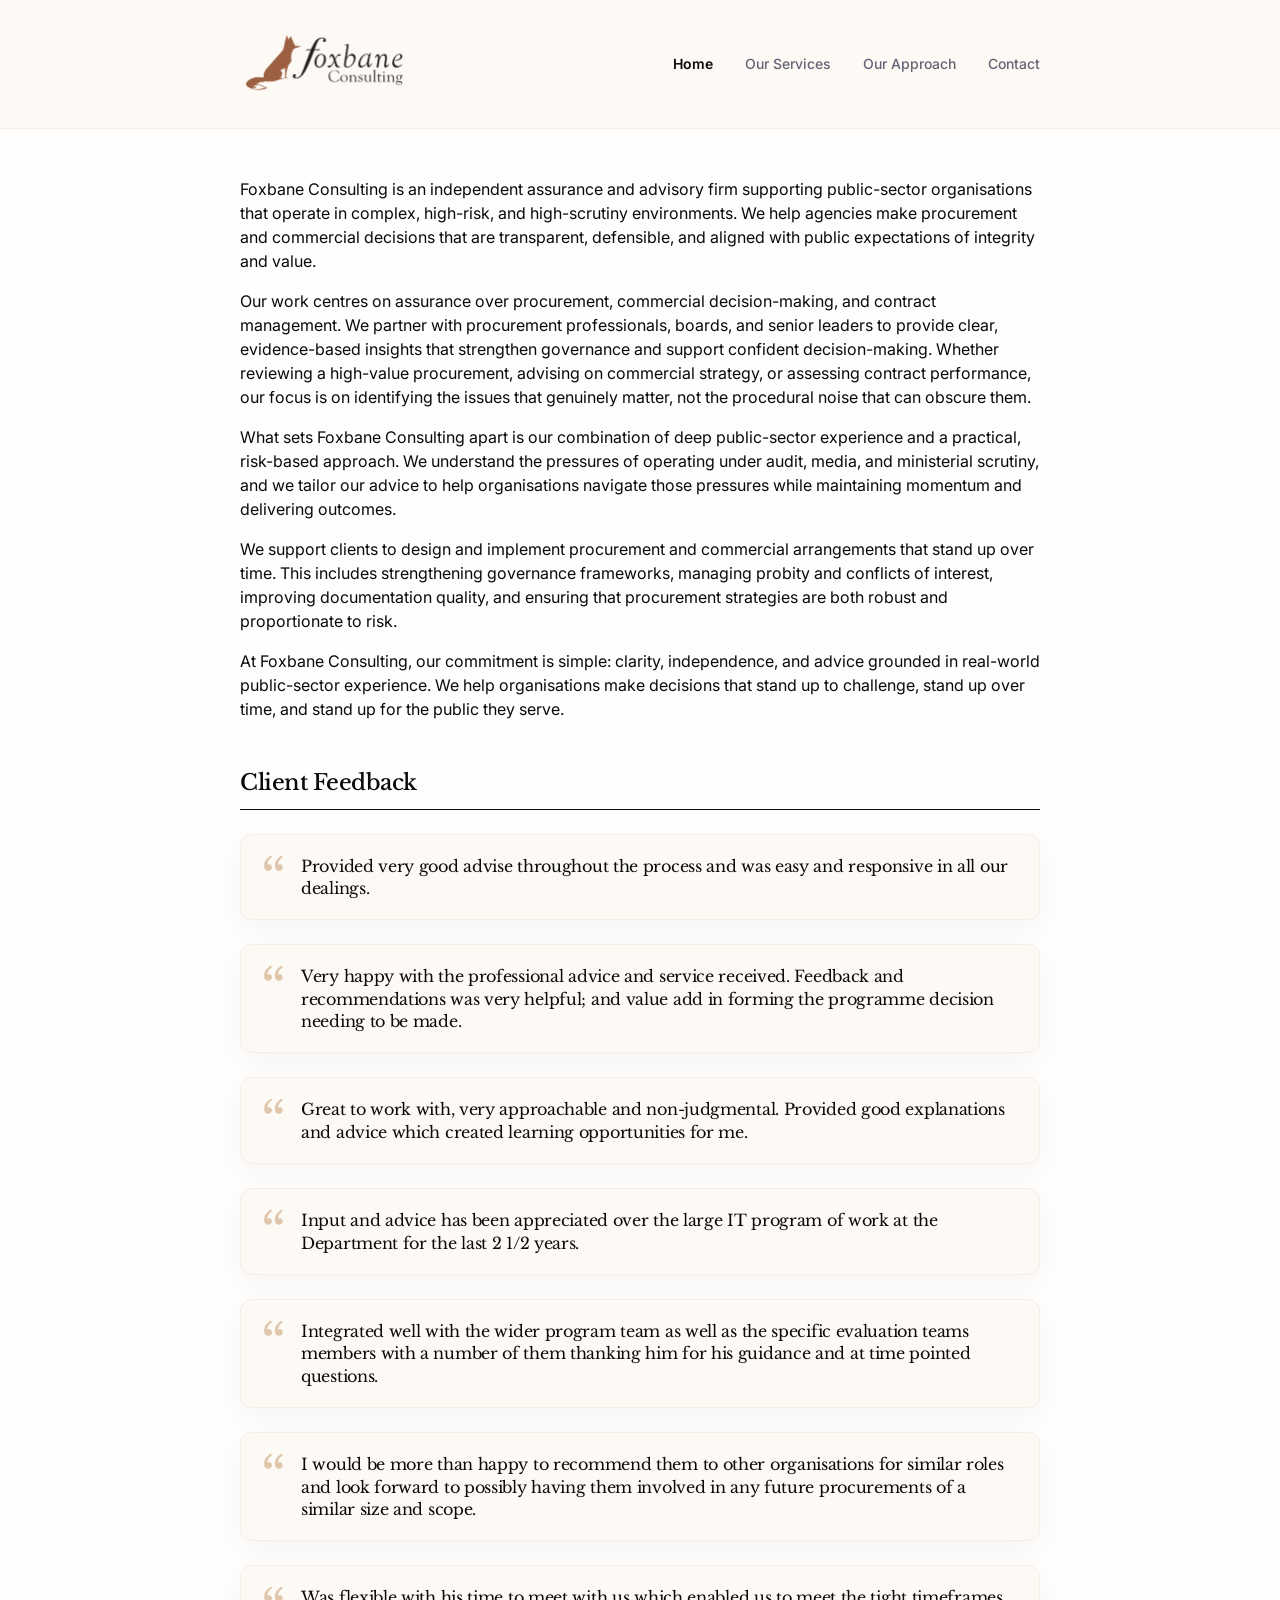
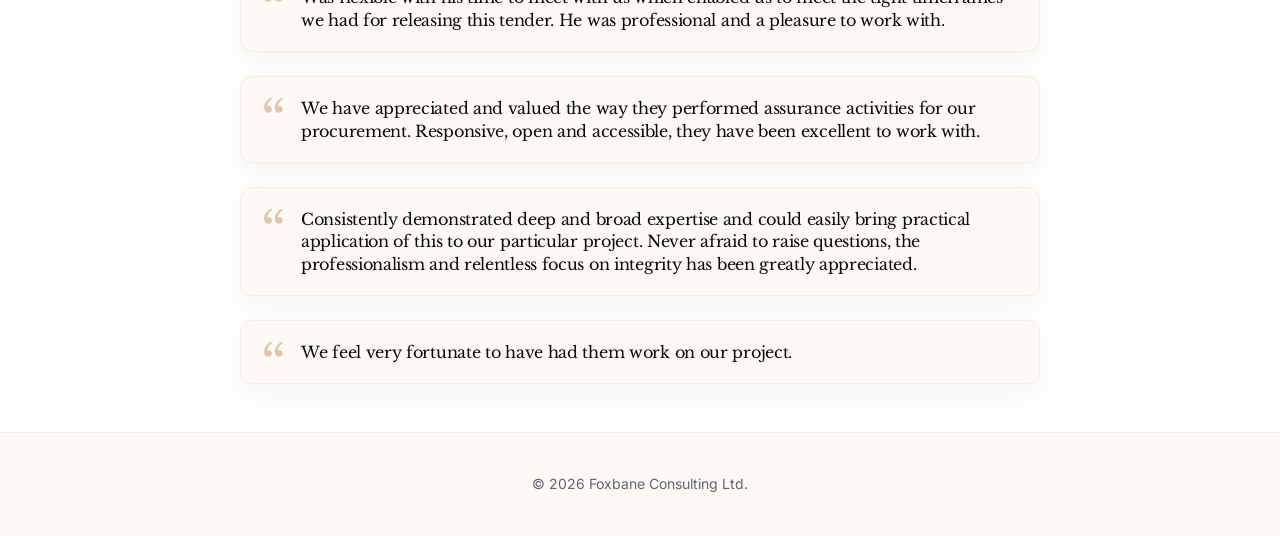
<file: index.html>
<!DOCTYPE html>
<html lang="en">
<head>
    <meta charset="UTF-8">
    <meta name="viewport" content="width=device-width, initial-scale=1.0">
    <meta name="robots" content="noindex, nofollow">
    <title>Foxbane Consulting | Home</title>
    <meta name="description" content="Foxbane Consulting provides independent procurement, commercial, and contract assurance advice for public-sector organisations operating under high scrutiny.">
    <meta property="og:title" content="Foxbane Consulting">
    <meta property="og:description" content="Independent assurance and advisory support for public-sector procurement, commercial decision-making, and contract management.">
    <meta property="og:type" content="website">
    <meta property="og:image" content="https://chandler-heath.github.io/foxbane/assets/seo-cover.png">
    <meta name="twitter:card" content="summary_large_image">
    <meta name="twitter:image" content="https://chandler-heath.github.io/foxbane/assets/seo-cover.png">
    <meta name="theme-color" content="#FDFAF5">
    <link rel="icon" href="assets/favicon.ico" type="image/x-icon">
    <link rel="stylesheet" href="style.css">
    <script src="site.js"></script>
    <link rel="preconnect" href="https://fonts.googleapis.com">
    <link rel="preconnect" href="https://fonts.gstatic.com" crossorigin>
    <link href="https://fonts.googleapis.com/css2?family=Inter:wght@400;500;600&family=Libre+Baskerville:ital,wght@0,500&display=swap" rel="stylesheet">
    <link rel="preload" href="assets/FoxbaneLogo.png" as="image">
    <!-- Dark mode standby: uncomment when restoring theme toggle, site.js block, and style.css toggle + dark palette
    <link rel="preload" href="assets/icon-sun.svg" as="image">
    <link rel="preload" href="assets/icon-moon.svg" as="image">
    -->
</head>
<body>
    <header class="masthead">
        <div class="container">
            <a href="index.html" class="logo-link" aria-label="Foxbane Consulting home">
                <div class="logo-icon">
                    <img src="assets/FoxbaneLogo.png" alt="Foxbane Logo">
                </div>
            </a>
            <nav aria-label="Site">
                <ul>
                    <li><a href="index.html" class="active">Home</a></li>
                    <li><a href="our-services.html">Our Services</a></li>
                    <li><a href="our-approach.html">Our Approach</a></li>
                    <li><a href="contact.html">Contact</a></li>
                    <!-- Dark mode standby: uncomment when restoring site.js + style.css toggle and dark palette
                    <li>
                        <button id="theme-toggle" class="theme-toggle-btn" aria-label="Toggle theme">
                            <img src="assets/icon-sun.svg" alt="Light mode" class="sun-icon" width="20" height="20">
                            <img src="assets/icon-moon.svg" alt="Dark mode" class="moon-icon" width="20" height="20">
                        </button>
                    </li>
                    -->
                </ul>
            </nav>
        </div>
    </header>
    <main class="container">
        <section>
            <p>Foxbane Consulting is an independent assurance and advisory firm supporting public-sector organisations that operate in complex, high-risk, and high-scrutiny environments. We help agencies make procurement and commercial decisions that are transparent, defensible, and aligned with public expectations of integrity and value.</p>
            <p>Our work centres on assurance over procurement, commercial decision-making, and contract management. We partner with procurement professionals, boards, and senior leaders to provide clear, evidence-based insights that strengthen governance and support confident decision-making. Whether reviewing a high-value procurement, advising on commercial strategy, or assessing contract performance, our focus is on identifying the issues that genuinely matter, not the procedural noise that can obscure them.</p>
            <p>What sets Foxbane Consulting apart is our combination of deep public-sector experience and a practical, risk-based approach. We understand the pressures of operating under audit, media, and ministerial scrutiny, and we tailor our advice to help organisations navigate those pressures while maintaining momentum and delivering outcomes.</p>
            <p>We support clients to design and implement procurement and commercial arrangements that stand up over time. This includes strengthening governance frameworks, managing probity and conflicts of interest, improving documentation quality, and ensuring that procurement strategies are both robust and proportionate to risk.</p>
            <p>At Foxbane Consulting, our commitment is simple: clarity, independence, and advice grounded in real-world public-sector experience. We help organisations make decisions that stand up to challenge, stand up over time, and stand up for the public they serve.</p>
        </section>
        <section>
            <h2>Client Feedback</h2>
            <div class="testimonial-list">
                <blockquote>Provided very good advise throughout the process and was easy and responsive in all our dealings.</blockquote>
                <blockquote>Very happy with the professional advice and service received. Feedback and recommendations was very helpful; and value add in forming the programme decision needing to be made.</blockquote>
                <blockquote>Great to work with, very approachable and non-judgmental. Provided good explanations and advice which created learning opportunities for me.</blockquote>
                <blockquote>Input and advice has been appreciated over the large IT program of work at the Department for the last 2 1/2 years.</blockquote>
                <blockquote>Integrated well with the wider program team as well as the specific evaluation teams members with a number of them thanking him for his guidance and at time pointed questions.</blockquote>
                <blockquote>I would be more than happy to recommend them to other organisations for similar roles and look forward to possibly having them involved in any future procurements of a similar size and scope.</blockquote>
                <blockquote>Was flexible with his time to meet with us which enabled us to meet the tight timeframes we had for releasing this tender. He was professional and a pleasure to work with.</blockquote>
                <blockquote>We have appreciated and valued the way they performed assurance activities for our procurement. Responsive, open and accessible, they have been excellent to work with.</blockquote>
                <blockquote>Consistently demonstrated deep and broad expertise and could easily bring practical application of this to our particular project. Never afraid to raise questions, the professionalism and relentless focus on integrity has been greatly appreciated.</blockquote>
                <blockquote>We feel very fortunate to have had them work on our project.</blockquote>
            </div>
        </section>
    </main>
    <footer class="site-footer">
        <div class="copyright">
            © <span id="current-year"></span> Foxbane Consulting Ltd.
        </div>
    </footer>
</body>
</html>
</file>
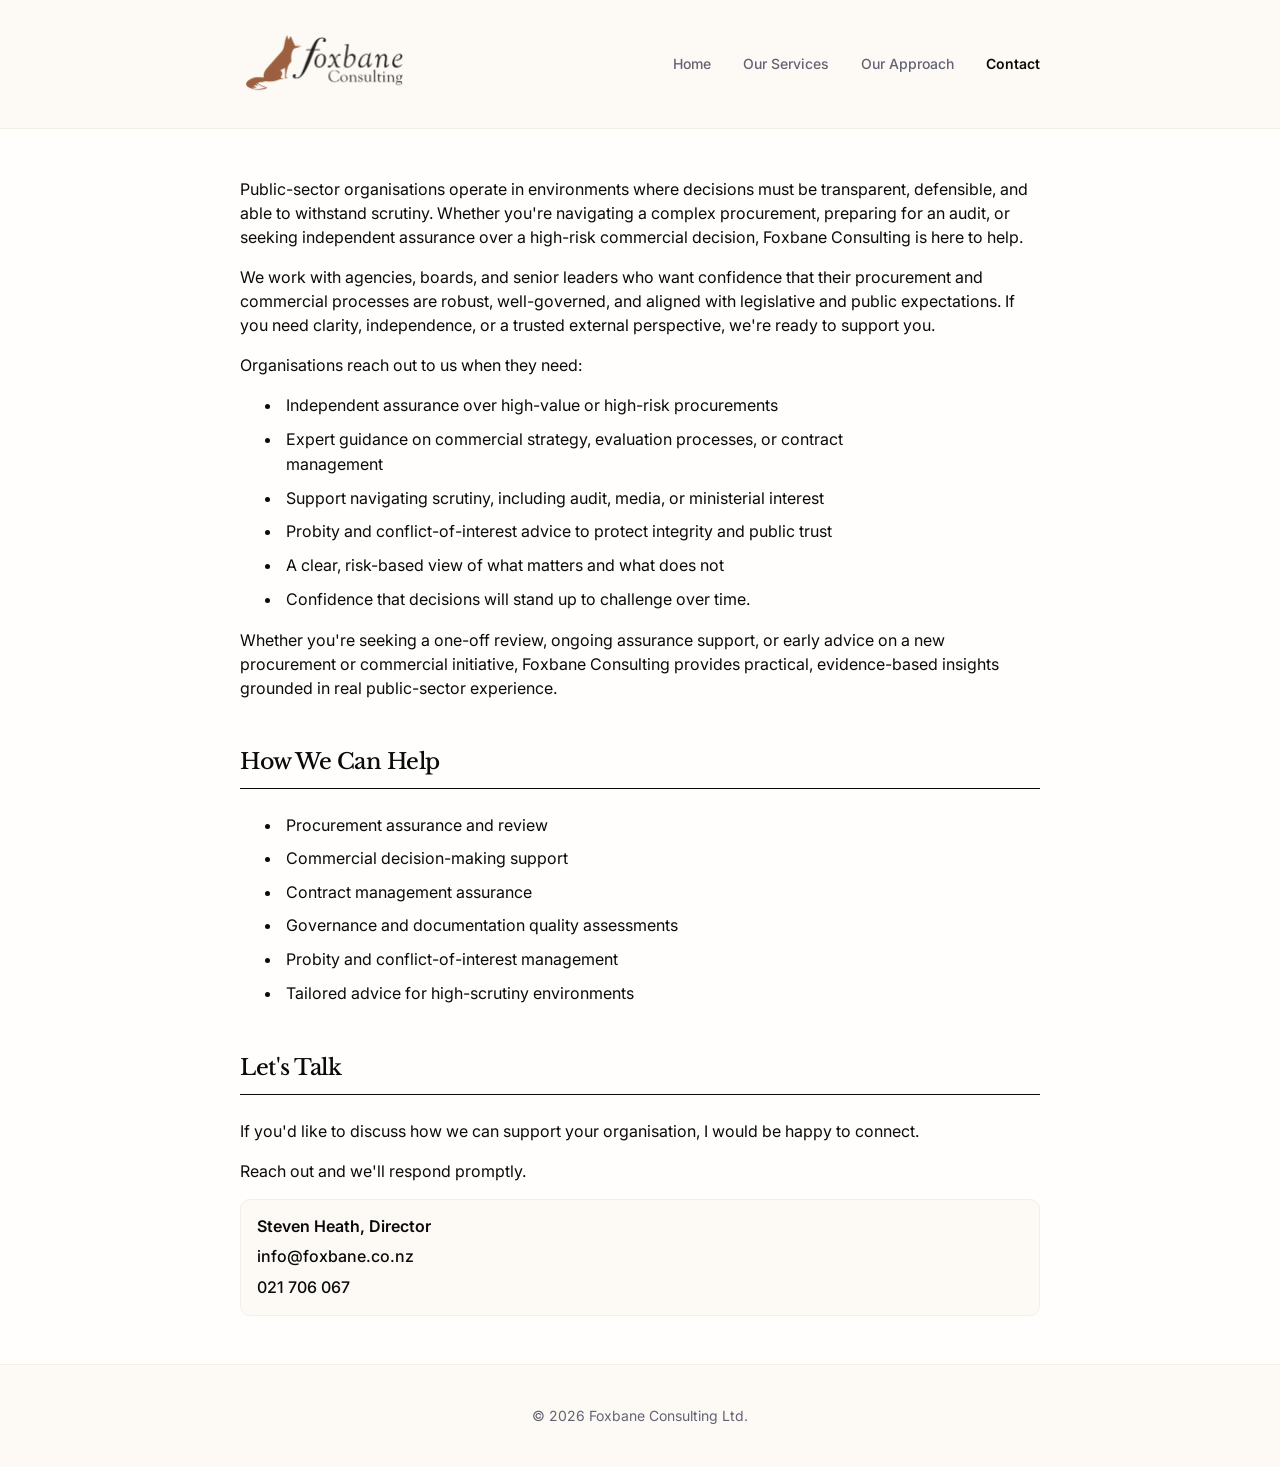
<file: contact.html>
<!DOCTYPE html>
<html lang="en">
<head>
    <meta charset="UTF-8">
    <meta name="viewport" content="width=device-width, initial-scale=1.0">
    <meta name="robots" content="noindex, nofollow">
    <title>Foxbane Consulting | Contact</title>
    <meta name="description" content="Contact Foxbane Consulting for independent assurance and advisory support in procurement, commercial strategy, and contract management.">
    <meta property="og:title" content="Foxbane Consulting | Contact">
    <meta property="og:description" content="Talk with Foxbane Consulting about practical, evidence-based support in high-scrutiny public-sector environments.">
    <meta property="og:type" content="website">
    <meta property="og:image" content="https://chandler-heath.github.io/foxbane/assets/seo-cover.png">
    <meta name="twitter:card" content="summary_large_image">
    <meta name="twitter:image" content="https://chandler-heath.github.io/foxbane/assets/seo-cover.png">
    <meta name="theme-color" content="#FDFAF5">
    <link rel="icon" href="assets/favicon.ico" type="image/x-icon">
    <link rel="stylesheet" href="style.css">
    <script src="site.js"></script>
    <link rel="preconnect" href="https://fonts.googleapis.com">
    <link rel="preconnect" href="https://fonts.gstatic.com" crossorigin>
    <link href="https://fonts.googleapis.com/css2?family=Inter:wght@400;500;600&family=Libre+Baskerville:ital,wght@0,500&display=swap" rel="stylesheet">
    <link rel="preload" href="assets/FoxbaneLogo.png" as="image">
    <!-- Dark mode standby: uncomment when restoring theme toggle, site.js block, and style.css toggle + dark palette
    <link rel="preload" href="assets/icon-sun.svg" as="image">
    <link rel="preload" href="assets/icon-moon.svg" as="image">
    -->
</head>
<body>
    <header class="masthead">
        <div class="container">
            <a href="index.html" class="logo-link" aria-label="Foxbane Consulting home">
                <div class="logo-icon">
                    <img src="assets/FoxbaneLogo.png" alt="Foxbane Logo">
                </div>
            </a>
            <nav aria-label="Site">
                <ul>
                    <li><a href="index.html">Home</a></li>
                    <li><a href="our-services.html">Our Services</a></li>
                    <li><a href="our-approach.html">Our Approach</a></li>
                    <li><a href="contact.html" class="active">Contact</a></li>
                    <!-- Dark mode standby: uncomment when restoring site.js + style.css toggle and dark palette
                    <li>
                        <button id="theme-toggle" class="theme-toggle-btn" aria-label="Toggle theme">
                            <img src="assets/icon-sun.svg" alt="Light mode" class="sun-icon" width="20" height="20">
                            <img src="assets/icon-moon.svg" alt="Dark mode" class="moon-icon" width="20" height="20">
                        </button>
                    </li>
                    -->
                </ul>
            </nav>
        </div>
    </header>
    <main class="container">
        <section>
            <p>Public-sector organisations operate in environments where decisions must be transparent, defensible, and able to withstand scrutiny. Whether you're navigating a complex procurement, preparing for an audit, or seeking independent assurance over a high-risk commercial decision, Foxbane Consulting is here to help.</p>
            <p>We work with agencies, boards, and senior leaders who want confidence that their procurement and commercial processes are robust, well-governed, and aligned with legislative and public expectations. If you need clarity, independence, or a trusted external perspective, we're ready to support you.</p>
            <p>Organisations reach out to us when they need:</p>
            <ul class="content-list">
                <li>Independent assurance over high-value or high-risk procurements</li>
                <li>Expert guidance on commercial strategy, evaluation processes, or contract management</li>
                <li>Support navigating scrutiny, including audit, media, or ministerial interest</li>
                <li>Probity and conflict-of-interest advice to protect integrity and public trust</li>
                <li>A clear, risk-based view of what matters and what does not</li>
                <li>Confidence that decisions will stand up to challenge over time.</li>
            </ul>
            <p>Whether you're seeking a one-off review, ongoing assurance support, or early advice on a new procurement or commercial initiative, Foxbane Consulting provides practical, evidence-based insights grounded in real public-sector experience.</p>
        </section>
        <section>
            <h2>How We Can Help</h2>
            <ul class="content-list">
                <li>Procurement assurance and review</li>
                <li>Commercial decision-making support</li>
                <li>Contract management assurance</li>
                <li>Governance and documentation quality assessments</li>
                <li>Probity and conflict-of-interest management</li>
                <li>Tailored advice for high-scrutiny environments</li>
            </ul>
        </section>
        <section>
            <h2>Let's Talk</h2>
            <p>If you'd like to discuss how we can support your organisation, I would be happy to connect.</p>
            <p>Reach out and we'll respond promptly.</p>
            <div class="contact-card">
                <p class="contact-name">Steven Heath, Director</p>
                <a class="contact-link" href="mailto:info@foxbane.co.nz">info@foxbane.co.nz</a>
                <a class="contact-link" href="tel:+6421706067">021 706 067</a>
            </div>
        </section>
    </main>
    <footer class="site-footer">
        <div class="copyright">
            © <span id="current-year"></span> Foxbane Consulting Ltd.
        </div>
    </footer>
</body>
</html>
</file>
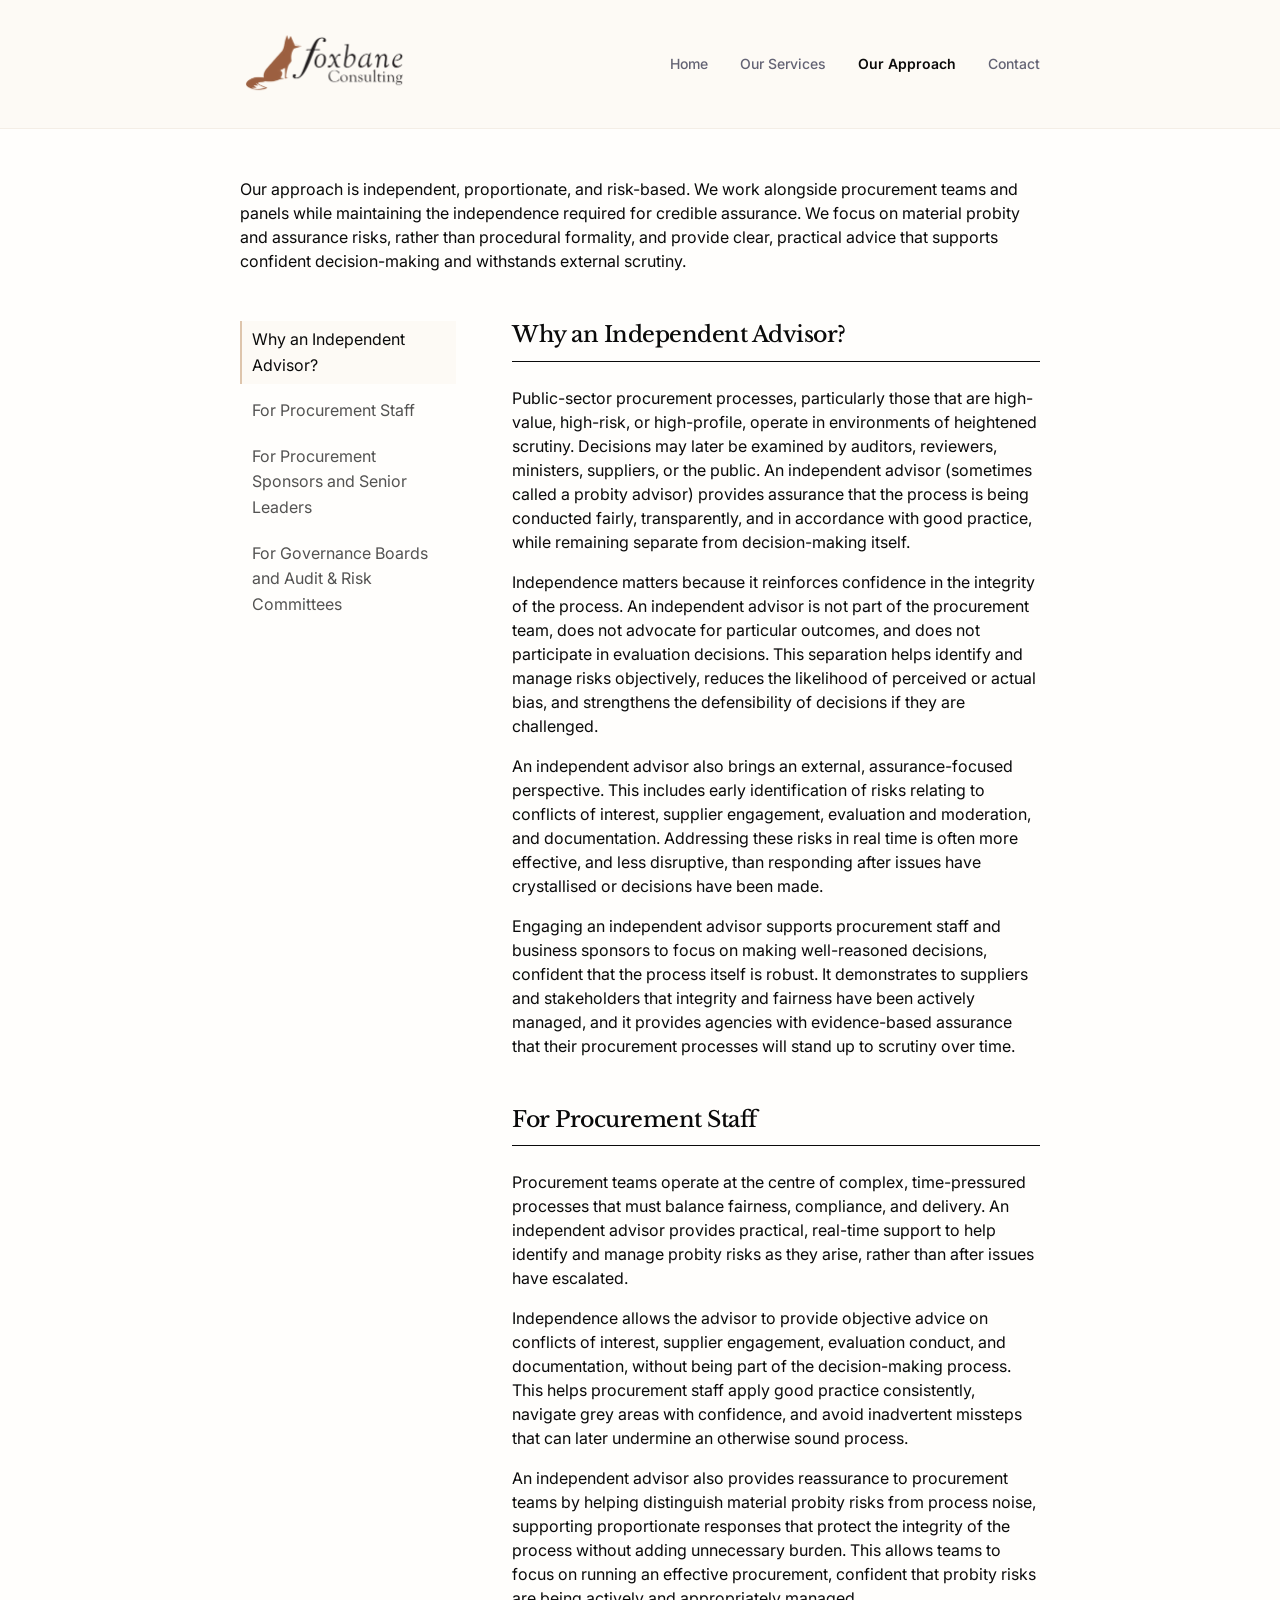
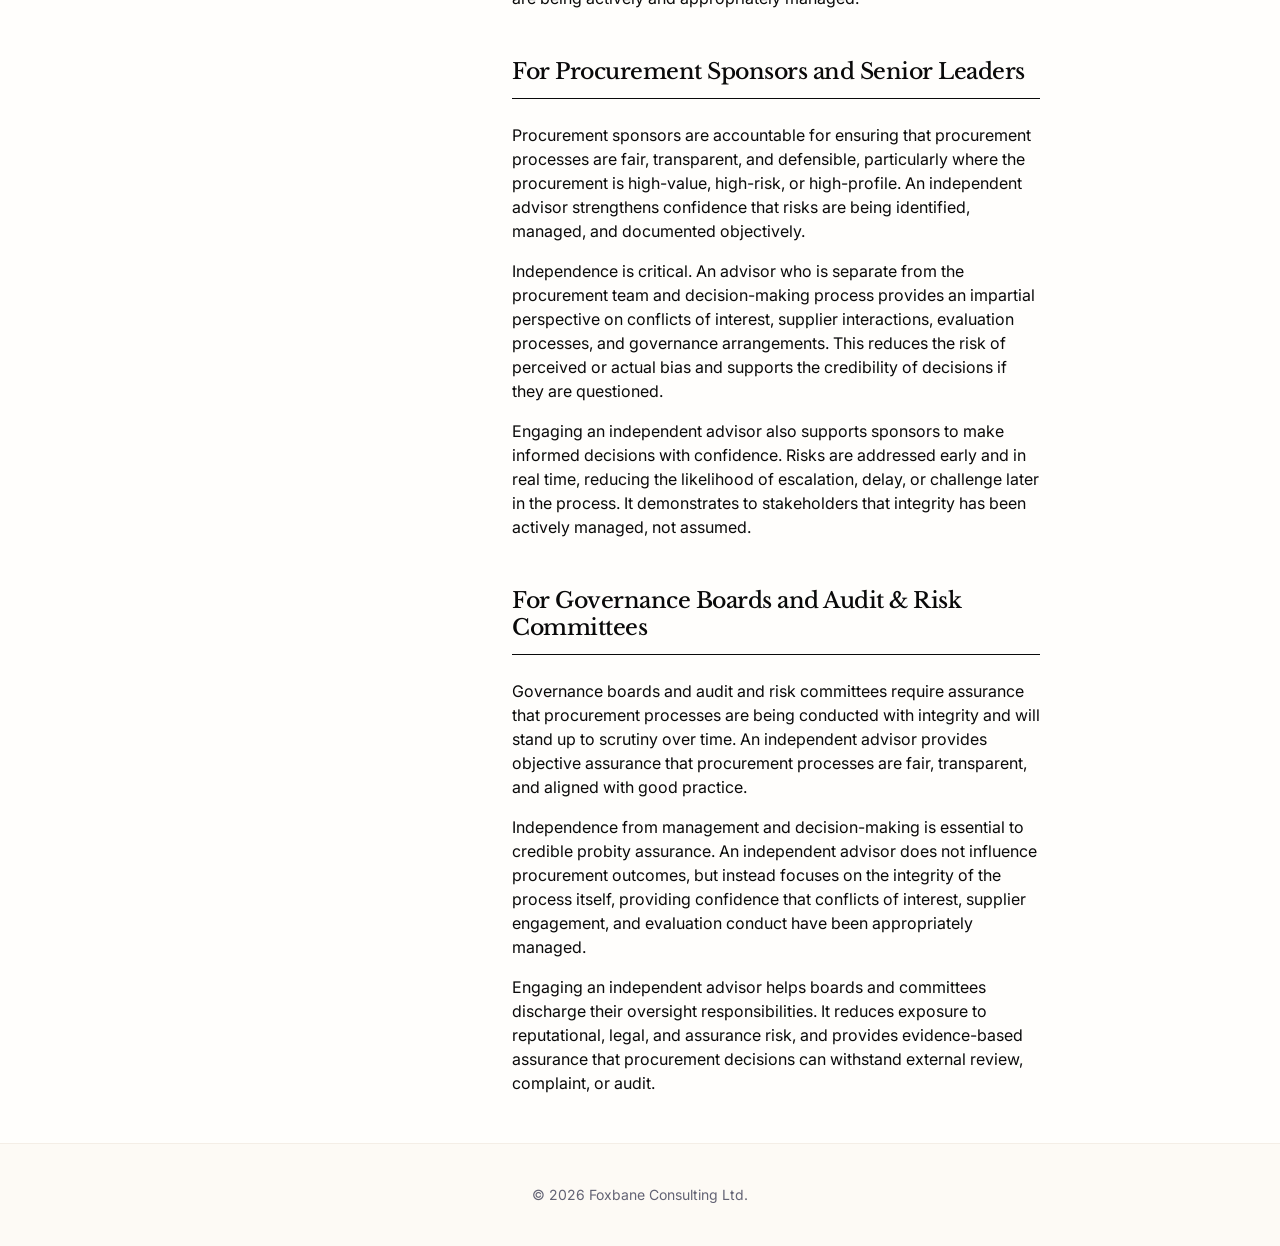
<file: our-approach.html>
<!DOCTYPE html>
<html lang="en">
<head>
    <meta charset="UTF-8">
    <meta name="viewport" content="width=device-width, initial-scale=1.0">
    <meta name="robots" content="noindex, nofollow">
    <title>Foxbane Consulting | Our Approach</title>
    <meta name="description" content="Foxbane Consulting's independent, proportionate, risk-based approach to procurement and commercial assurance.">
    <meta property="og:title" content="Foxbane Consulting | Our Approach">
    <meta property="og:description" content="Practical, independent assurance for public-sector procurement and commercial work: proportionate, risk-based advice that strengthens governance and keeps decisions defensible when scrutiny is high.">
    <meta property="og:type" content="website">
    <meta property="og:image" content="https://chandler-heath.github.io/foxbane/assets/seo-cover.png">
    <meta name="twitter:card" content="summary_large_image">
    <meta name="twitter:image" content="https://chandler-heath.github.io/foxbane/assets/seo-cover.png">
    <meta name="theme-color" content="#FDFAF5">
    <link rel="icon" href="assets/favicon.ico" type="image/x-icon">
    <link rel="stylesheet" href="style.css">
    <script src="site.js"></script>
    <link rel="preconnect" href="https://fonts.googleapis.com">
    <link rel="preconnect" href="https://fonts.gstatic.com" crossorigin>
    <link href="https://fonts.googleapis.com/css2?family=Inter:wght@400;500;600&family=Libre+Baskerville:ital,wght@0,500&display=swap" rel="stylesheet">
    <link rel="preload" href="assets/FoxbaneLogo.png" as="image">
    <!-- Dark mode standby: uncomment when restoring theme toggle, site.js block, and style.css toggle + dark palette
    <link rel="preload" href="assets/icon-sun.svg" as="image">
    <link rel="preload" href="assets/icon-moon.svg" as="image">
    -->
</head>
<body>
    <header class="masthead">
        <div class="container">
            <a href="index.html" class="logo-link" aria-label="Foxbane Consulting home">
                <div class="logo-icon">
                    <img src="assets/FoxbaneLogo.png" alt="Foxbane Logo">
                </div>
            </a>
            <nav aria-label="Site">
                <ul>
                    <li><a href="index.html">Home</a></li>
                    <li><a href="our-services.html">Our Services</a></li>
                    <li><a href="our-approach.html" class="active">Our Approach</a></li>
                    <li><a href="contact.html">Contact</a></li>
                    <!-- Dark mode standby: uncomment when restoring site.js + style.css toggle and dark palette
                    <li>
                        <button id="theme-toggle" class="theme-toggle-btn" aria-label="Toggle theme">
                            <img src="assets/icon-sun.svg" alt="Light mode" class="sun-icon" width="20" height="20">
                            <img src="assets/icon-moon.svg" alt="Dark mode" class="moon-icon" width="20" height="20">
                        </button>
                    </li>
                    -->
                </ul>
            </nav>
        </div>
    </header>
    <main class="container">
        <section>
            <p>Our approach is independent, proportionate, and risk-based. We work alongside procurement teams and panels while maintaining the independence required for credible assurance. We focus on material probity and assurance risks, rather than procedural formality, and provide clear, practical advice that supports confident decision-making and withstands external scrutiny.</p>
        </section>
        <div class="jump-nav-layout">
            <nav class="jump-nav" aria-label="On this page">
                <ul class="jump-links">
                    <li><a href="#why-independent-advisor">Why an Independent Advisor?</a></li>
                    <li><a href="#for-procurement-staff">For Procurement Staff</a></li>
                    <li><a href="#for-sponsors-leaders">For Procurement Sponsors and Senior Leaders</a></li>
                    <li><a href="#for-boards-committees">For Governance Boards and Audit &amp; Risk Committees</a></li>
                </ul>
            </nav>
            <div class="jump-nav-main">
        <section id="why-independent-advisor">
            <h2>Why an Independent Advisor?</h2>
            <p>Public-sector procurement processes, particularly those that are high-value, high-risk, or high-profile, operate in environments of heightened scrutiny. Decisions may later be examined by auditors, reviewers, ministers, suppliers, or the public. An independent advisor (sometimes called a probity advisor) provides assurance that the process is being conducted fairly, transparently, and in accordance with good practice, while remaining separate from decision-making itself.</p>
            <p>Independence matters because it reinforces confidence in the integrity of the process. An independent advisor is not part of the procurement team, does not advocate for particular outcomes, and does not participate in evaluation decisions. This separation helps identify and manage risks objectively, reduces the likelihood of perceived or actual bias, and strengthens the defensibility of decisions if they are challenged.</p>
            <p>An independent advisor also brings an external, assurance-focused perspective. This includes early identification of risks relating to conflicts of interest, supplier engagement, evaluation and moderation, and documentation. Addressing these risks in real time is often more effective, and less disruptive, than responding after issues have crystallised or decisions have been made.</p>
            <p>Engaging an independent advisor supports procurement staff and business sponsors to focus on making well-reasoned decisions, confident that the process itself is robust. It demonstrates to suppliers and stakeholders that integrity and fairness have been actively managed, and it provides agencies with evidence-based assurance that their procurement processes will stand up to scrutiny over time.</p>
        </section>
        <section id="for-procurement-staff">
            <h2>For Procurement Staff</h2>
            <p>Procurement teams operate at the centre of complex, time-pressured processes that must balance fairness, compliance, and delivery. An independent advisor provides practical, real-time support to help identify and manage probity risks as they arise, rather than after issues have escalated.</p>
            <p>Independence allows the advisor to provide objective advice on conflicts of interest, supplier engagement, evaluation conduct, and documentation, without being part of the decision-making process. This helps procurement staff apply good practice consistently, navigate grey areas with confidence, and avoid inadvertent missteps that can later undermine an otherwise sound process.</p>
            <p>An independent advisor also provides reassurance to procurement teams by helping distinguish material probity risks from process noise, supporting proportionate responses that protect the integrity of the process without adding unnecessary burden. This allows teams to focus on running an effective procurement, confident that probity risks are being actively and appropriately managed.</p>
        </section>
        <section id="for-sponsors-leaders">
            <h2>For Procurement Sponsors and Senior Leaders</h2>
            <p>Procurement sponsors are accountable for ensuring that procurement processes are fair, transparent, and defensible, particularly where the procurement is high-value, high-risk, or high-profile. An independent advisor strengthens confidence that risks are being identified, managed, and documented objectively.</p>
            <p>Independence is critical. An advisor who is separate from the procurement team and decision-making process provides an impartial perspective on conflicts of interest, supplier interactions, evaluation processes, and governance arrangements. This reduces the risk of perceived or actual bias and supports the credibility of decisions if they are questioned.</p>
            <p>Engaging an independent advisor also supports sponsors to make informed decisions with confidence. Risks are addressed early and in real time, reducing the likelihood of escalation, delay, or challenge later in the process. It demonstrates to stakeholders that integrity has been actively managed, not assumed.</p>
        </section>
        <section id="for-boards-committees">
            <h2>For Governance Boards and Audit &amp; Risk Committees</h2>
            <p>Governance boards and audit and risk committees require assurance that procurement processes are being conducted with integrity and will stand up to scrutiny over time. An independent advisor provides objective assurance that procurement processes are fair, transparent, and aligned with good practice.</p>
            <p>Independence from management and decision-making is essential to credible probity assurance. An independent advisor does not influence procurement outcomes, but instead focuses on the integrity of the process itself, providing confidence that conflicts of interest, supplier engagement, and evaluation conduct have been appropriately managed.</p>
            <p>Engaging an independent advisor helps boards and committees discharge their oversight responsibilities. It reduces exposure to reputational, legal, and assurance risk, and provides evidence-based assurance that procurement decisions can withstand external review, complaint, or audit.</p>
        </section>
            </div>
        </div>
    </main>
    <footer class="site-footer">
        <div class="copyright">
            © <span id="current-year"></span> Foxbane Consulting Ltd.
        </div>
    </footer>
</body>
</html>
</file>
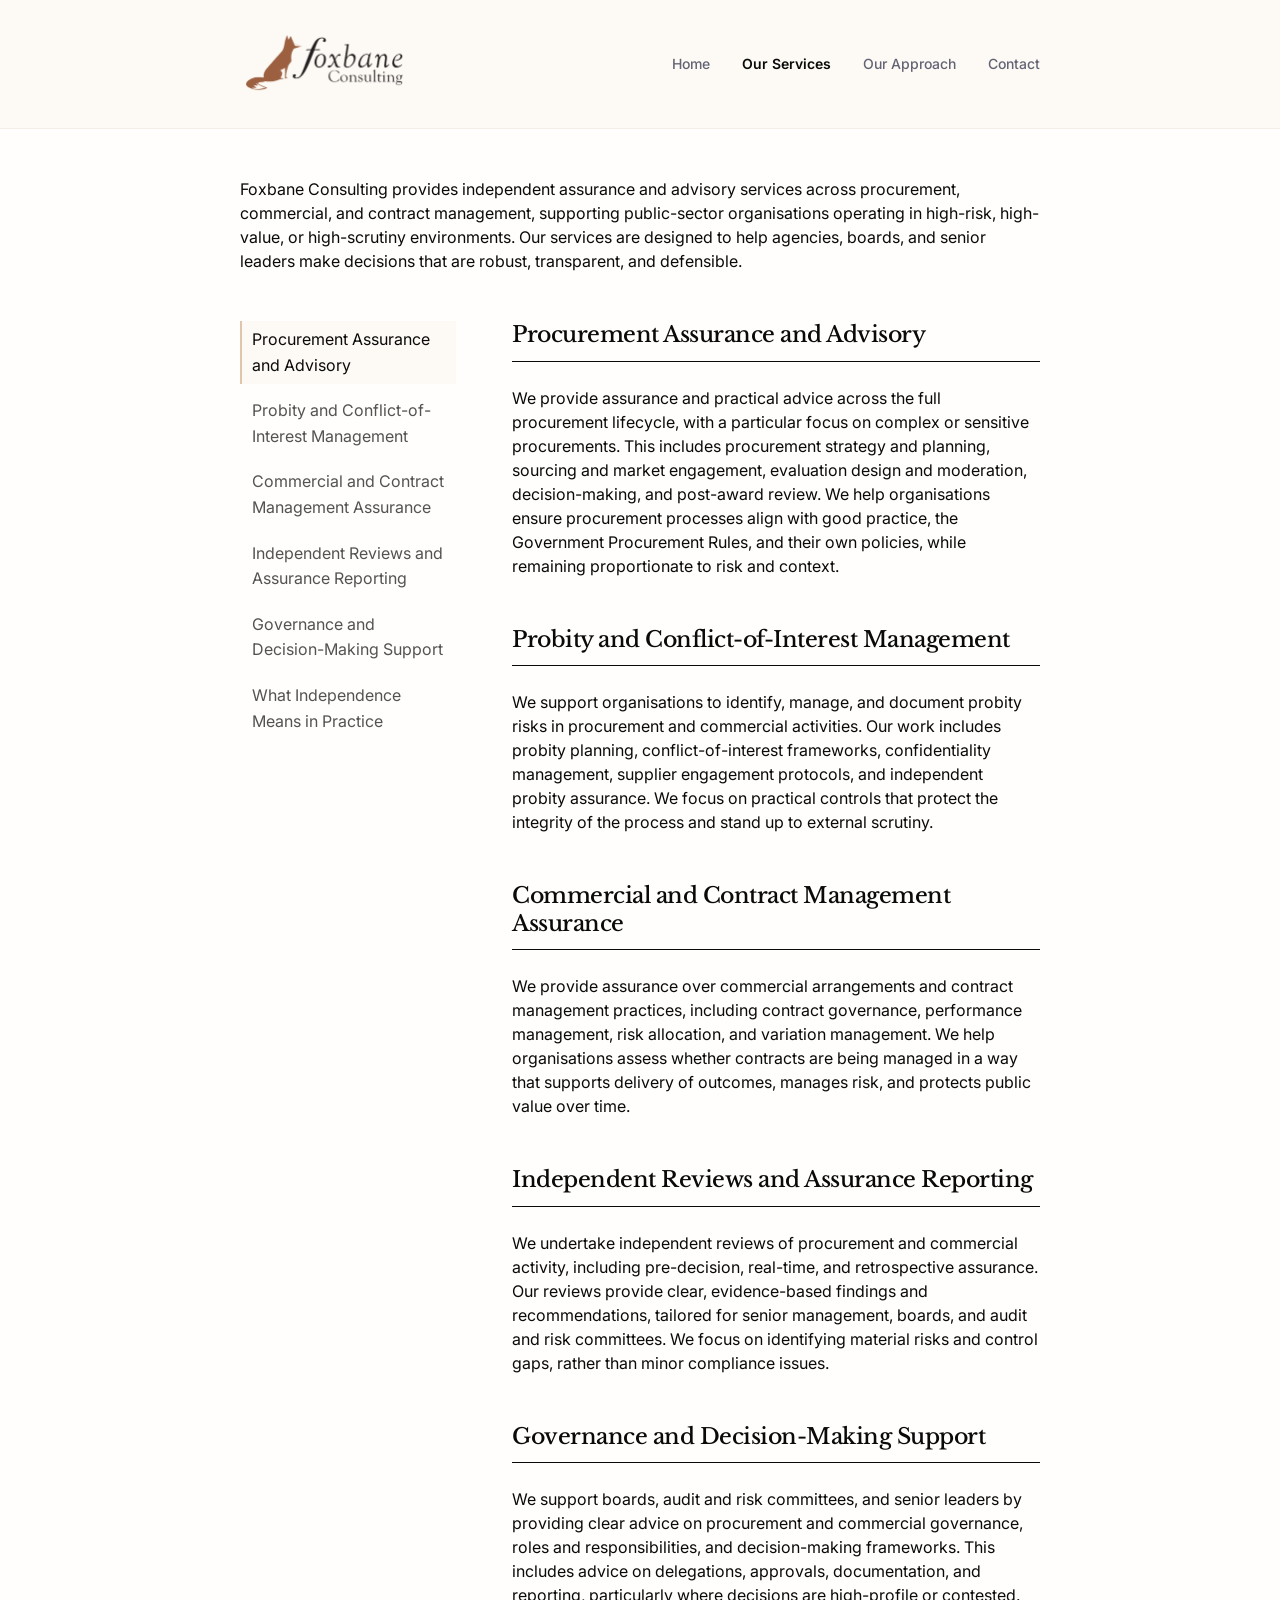
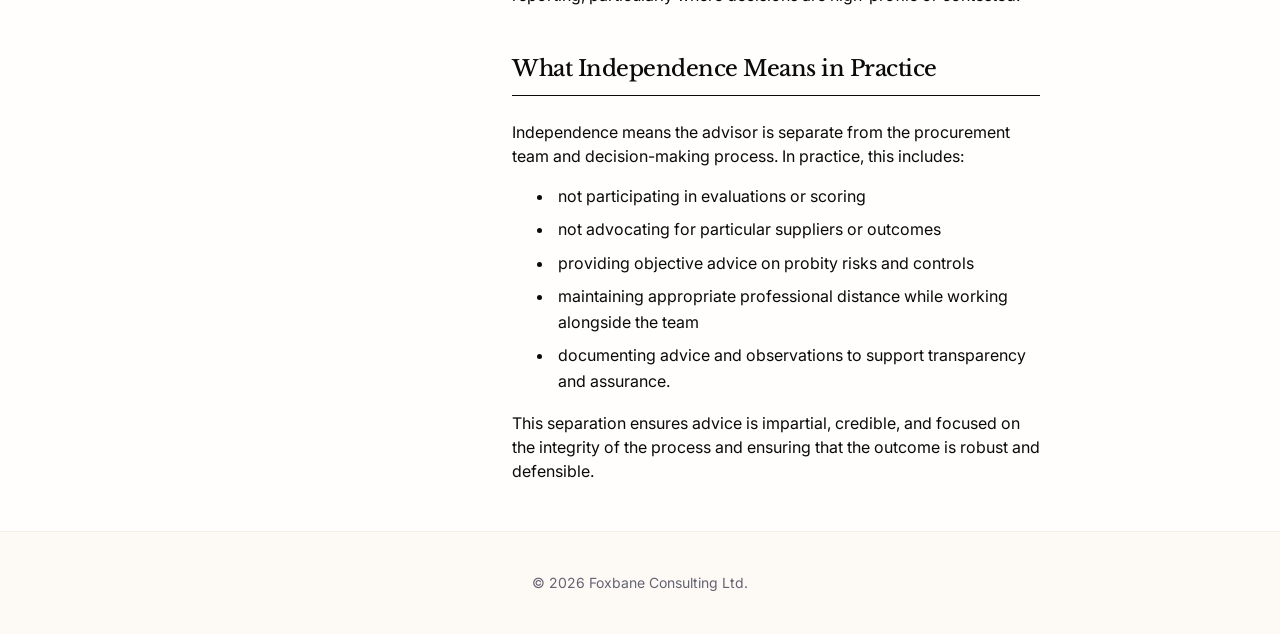
<file: our-services.html>
<!DOCTYPE html>
<html lang="en">
<head>
    <meta charset="UTF-8">
    <meta name="viewport" content="width=device-width, initial-scale=1.0">
    <meta name="robots" content="noindex, nofollow">
    <title>Foxbane Consulting | Our Services</title>
    <meta name="description" content="Independent procurement, probity, commercial, and contract management assurance and advisory services for public-sector organisations.">
    <meta property="og:title" content="Foxbane Consulting | Our Services">
    <meta property="og:description" content="Practical, independent assurance and advisory services for high-risk and high-scrutiny public-sector environments.">
    <meta property="og:type" content="website">
    <meta property="og:image" content="https://chandler-heath.github.io/foxbane/assets/seo-cover.png">
    <meta name="twitter:card" content="summary_large_image">
    <meta name="twitter:image" content="https://chandler-heath.github.io/foxbane/assets/seo-cover.png">
    <meta name="theme-color" content="#FDFAF5">
    <link rel="icon" href="assets/favicon.ico" type="image/x-icon">
    <link rel="stylesheet" href="style.css">
    <script src="site.js"></script>
    <link rel="preconnect" href="https://fonts.googleapis.com">
    <link rel="preconnect" href="https://fonts.gstatic.com" crossorigin>
    <link href="https://fonts.googleapis.com/css2?family=Inter:wght@400;500;600&family=Libre+Baskerville:ital,wght@0,500&display=swap" rel="stylesheet">
    <link rel="preload" href="assets/FoxbaneLogo.png" as="image">
    <!-- Dark mode standby: uncomment when restoring theme toggle, site.js block, and style.css toggle + dark palette
    <link rel="preload" href="assets/icon-sun.svg" as="image">
    <link rel="preload" href="assets/icon-moon.svg" as="image">
    -->
</head>
<body>
    <header class="masthead">
        <div class="container">
            <a href="index.html" class="logo-link" aria-label="Foxbane Consulting home">
                <div class="logo-icon">
                    <img src="assets/FoxbaneLogo.png" alt="Foxbane Logo">
                </div>
            </a>
            <nav aria-label="Site">
                <ul>
                    <li><a href="index.html">Home</a></li>
                    <li><a href="our-services.html" class="active">Our Services</a></li>
                    <li><a href="our-approach.html">Our Approach</a></li>
                    <li><a href="contact.html">Contact</a></li>
                    <!-- Dark mode standby: uncomment when restoring site.js + style.css toggle and dark palette
                    <li>
                        <button id="theme-toggle" class="theme-toggle-btn" aria-label="Toggle theme">
                            <img src="assets/icon-sun.svg" alt="Light mode" class="sun-icon" width="20" height="20">
                            <img src="assets/icon-moon.svg" alt="Dark mode" class="moon-icon" width="20" height="20">
                        </button>
                    </li>
                    -->
                </ul>
            </nav>
        </div>
    </header>
    <main class="container">
        <section>
            <p>Foxbane Consulting provides independent assurance and advisory services across procurement, commercial, and contract management, supporting public-sector organisations operating in high-risk, high-value, or high-scrutiny environments. Our services are designed to help agencies, boards, and senior leaders make decisions that are robust, transparent, and defensible.</p>
        </section>
        <div class="jump-nav-layout">
            <nav class="jump-nav" aria-label="On this page">
                <ul class="jump-links">
                    <li><a href="#procurement-assurance-and-advisory">Procurement Assurance and Advisory</a></li>
                    <li><a href="#probity-and-conflict-of-interest-management">Probity and Conflict-of-Interest Management</a></li>
                    <li><a href="#commercial-and-contract-management-assurance">Commercial and Contract Management Assurance</a></li>
                    <li><a href="#independent-reviews-and-assurance-reporting">Independent Reviews and Assurance Reporting</a></li>
                    <li><a href="#governance-and-decision-making-support">Governance and Decision-Making Support</a></li>
                    <li><a href="#what-independence-means-in-practice">What Independence Means in Practice</a></li>
                </ul>
            </nav>
            <div class="jump-nav-main">
        <section id="procurement-assurance-and-advisory">
            <h2>Procurement Assurance and Advisory</h2>
            <p>We provide assurance and practical advice across the full procurement lifecycle, with a particular focus on complex or sensitive procurements. This includes procurement strategy and planning, sourcing and market engagement, evaluation design and moderation, decision-making, and post-award review. We help organisations ensure procurement processes align with good practice, the Government Procurement Rules, and their own policies, while remaining proportionate to risk and context.</p>
        </section>
        <section id="probity-and-conflict-of-interest-management">
            <h2>Probity and Conflict-of-Interest Management</h2>
            <p>We support organisations to identify, manage, and document probity risks in procurement and commercial activities. Our work includes probity planning, conflict-of-interest frameworks, confidentiality management, supplier engagement protocols, and independent probity assurance. We focus on practical controls that protect the integrity of the process and stand up to external scrutiny.</p>
        </section>
        <section id="commercial-and-contract-management-assurance">
            <h2>Commercial and Contract Management Assurance</h2>
            <p>We provide assurance over commercial arrangements and contract management practices, including contract governance, performance management, risk allocation, and variation management. We help organisations assess whether contracts are being managed in a way that supports delivery of outcomes, manages risk, and protects public value over time.</p>
        </section>
        <section id="independent-reviews-and-assurance-reporting">
            <h2>Independent Reviews and Assurance Reporting</h2>
            <p>We undertake independent reviews of procurement and commercial activity, including pre-decision, real-time, and retrospective assurance. Our reviews provide clear, evidence-based findings and recommendations, tailored for senior management, boards, and audit and risk committees. We focus on identifying material risks and control gaps, rather than minor compliance issues.</p>
        </section>
        <section id="governance-and-decision-making-support">
            <h2>Governance and Decision-Making Support</h2>
            <p>We support boards, audit and risk committees, and senior leaders by providing clear advice on procurement and commercial governance, roles and responsibilities, and decision-making frameworks. This includes advice on delegations, approvals, documentation, and reporting, particularly where decisions are high-profile or contested.</p>
        </section>
        <section id="what-independence-means-in-practice">
            <h2>What Independence Means in Practice</h2>
            <p>Independence means the advisor is separate from the procurement team and decision-making process. In practice, this includes:</p>
            <ul class="content-list">
                <li>not participating in evaluations or scoring</li>
                <li>not advocating for particular suppliers or outcomes</li>
                <li>providing objective advice on probity risks and controls</li>
                <li>maintaining appropriate professional distance while working alongside the team</li>
                <li>documenting advice and observations to support transparency and assurance.</li>
            </ul>
            <p>This separation ensures advice is impartial, credible, and focused on the integrity of the process and ensuring that the outcome is robust and defensible.</p>
        </section>
            </div>
        </div>
    </main>
    <footer class="site-footer">
        <div class="copyright">
            © <span id="current-year"></span> Foxbane Consulting Ltd.
        </div>
    </footer>
</body>
</html>
</file>
<file: style.css>
/* Base Styles & Resets */

:root {
    /* Fonts */
    --font-serif: 'Libre Baskerville', serif;
    --font-sans: 'Inter', sans-serif;

    /* Transitions */
    --transition-base: 0.3s ease;

    /* Light Mode Palette */
    --color-bg: #FFFEFC;
    --color-bg-offset: #FDFAF5;
    --color-text: #0A0A0A;
    --color-text-secondary: #636374;
    --color-text-accent: #dec5ac;
    --color-border: #0A0A0A;
    --color-border-light: #F4EEE6;
    --color-icon-filter: none;
}

/*
[data-theme="dark"] {
    --color-bg: #121212;
    --color-bg-offset: #1A1A1A;
    --color-text: #E0E0E0;
    --color-text-secondary: #A8A29E;
    --color-text-accent: #9E9080;
    --color-border: #E0E0E0;
    --color-border-light: #2D2D2D;
    --color-icon-filter: invert(0.9);
}
*/

* {
    box-sizing: border-box;
    margin: 0;
    padding: 0;
}

html {
    scroll-behavior: smooth;
    scroll-padding-top: 8px;
    background-color: var(--color-bg-offset);
    height: 100%;
    transition: background-color var(--transition-base);
}

body {
    background-color: var(--color-bg);
    color: var(--color-text);
    font-family: var(--font-sans);
    line-height: 1.6;
    -webkit-font-smoothing: antialiased;
    padding: 0;
    min-height: 100%;
    display: flex;
    flex-direction: column;
    transition: background-color var(--transition-base);
}

img {
    filter: var(--color-icon-filter);
    transition: filter var(--transition-base);
}

.container {
    width: 100%;
    max-width: 848px;
    margin: 0 auto;
    padding: 48px 24px;
    display: flex;
    flex-direction: column;
    gap: 48px;
}

main.container {
    flex: 1;
}

section {
    margin-bottom: 0;
}

/* Typography */

h1,
h2,
h3 {
    font-family: var(--font-serif);
    font-weight: 500;
    letter-spacing: -0.5px;
    color: var(--color-text);
    transition: color var(--transition-base);
}

h1 {
    font-size: 24px;
    line-height: 110%;
}

h2 {
    font-size: 22px;
    line-height: 125%;
    border-bottom: 1px solid var(--color-border);
    padding-bottom: 12px;
    margin-bottom: 24px;
    display: flex;
    align-items: center;
    gap: 8px;
    transition: border-color var(--transition-base), color var(--transition-base);
}

h3 {
    font-size: 20px;
    line-height: 130%;
    margin-bottom: 16px;
}

p {
    font-family: var(--font-sans);
    font-size: 16px;
    color: var(--color-text);
    line-height: 1.5;
    margin-bottom: 16px;
    transition: color var(--transition-base);
}

p:last-child {
    margin-bottom: 0;
}

a {
    color: inherit;
    text-decoration: none;
    transition: color var(--transition-base);
}

a:hover {
    opacity: 0.7;
    text-decoration: underline;
}

/* Masthead */

.masthead {
    width: 100%;
    background-color: var(--color-bg-offset);
    padding: 32px 0;
    border-bottom: 1px solid var(--color-border-light);
    transition: background-color var(--transition-base), border-color var(--transition-base);
}

.masthead .container {
    padding-top: 0;
    padding-bottom: 0;
    flex-direction: row;
    justify-content: space-between;
    align-items: center;
    gap: 32px;
}

.masthead nav ul {
    list-style: none;
    display: flex;
    align-items: center;
    gap: 16px;
    margin: 0 -8px;
}

.masthead nav a {
    font-family: var(--font-sans);
    font-size: 14px;
    font-weight: 500;
    color: var(--color-text-secondary);
    text-decoration: none;
    transition: color var(--transition-base);
    opacity: 1;
    padding: 8px;
}

.masthead nav a:hover,
.masthead nav a.active {
    color: var(--color-text);
}

.masthead nav a.active {
    font-weight: 600;
}

.masthead .logo-link {
    display: flex;
    align-items: center;
    text-decoration: none;
    transition: opacity var(--transition-base);
}

.masthead .logo-link:hover {
    text-decoration: none;
    opacity: 0.85;
}

.masthead .logo-icon {
    display: flex;
    align-items: center;
    height: 64px;
    width: auto;
    max-width: min(240px, 55vw);
}

.masthead .logo-icon img {
    height: 100%;
    width: auto;
    max-width: 100%;
    object-fit: contain;
    filter: none;
}

@media (max-width: 720px) {
    .masthead {
        padding: 32px 0;
    }

    .masthead .container {
        flex-direction: column;
        text-align: center;
        gap: 20px;
    }

    .masthead nav {
        width: 100%;
        max-width: 100%;
    }

    .masthead nav ul {
        flex-direction: row;
        flex-wrap: wrap;
        justify-content: center;
        align-items: center;
        gap: 12px;
        width: 100%;
        margin: 0;
        padding: 0;
    }

    .masthead nav li {
        flex-shrink: 0;
    }

    .masthead nav a {
        font-size: 16px;
        padding: 8px 10px;
        white-space: nowrap;
    }
}

/* Theme toggle: intentionally off for initial launch. Uncomment the block
   below when restoring the masthead button in HTML and the theme IIFE in
   site.js (and uncomment [data-theme="dark"] palette above). */

/*
.theme-toggle-btn {
    background: none;
    border: 1px solid var(--color-border-light);
    border-radius: 8px;
    padding: 8px;
    cursor: pointer;
    display: flex;
    align-items: center;
    justify-content: center;
    color: var(--color-text);
    transition: all var(--transition-base);
    margin-left: 8px;
}

.theme-toggle-btn:hover {
    background-color: var(--color-bg);
    border-color: var(--color-border);
}

.theme-toggle-btn img {
    width: 20px;
    height: 20px;
    filter: none;
}

[data-theme="dark"] .theme-toggle-btn img {
    filter: invert(1);
}

.theme-toggle-btn .sun-icon {
    display: none;
}

[data-theme="dark"] .theme-toggle-btn .sun-icon {
    display: block;
}

[data-theme="dark"] .theme-toggle-btn .moon-icon {
    display: none;
}
*/

/* Content Modules */

.content-list {
    list-style: disc;
    margin-left: 20px;
    padding-left: 22px;
    margin-bottom: 16px;
    max-width: 42rem;
}

.content-list li {
    margin-bottom: 8px;
    color: var(--color-text);
    padding-left: 4px;
}

.content-list li:last-child {
    margin-bottom: 0;
}

.content-list:last-child {
    margin-bottom: 0;
}

.jump-links {
    list-style: none;
    padding: 0;
}

.jump-links li {
    margin-bottom: 8px;
}

.jump-links li:last-child {
    margin-bottom: 0;
}

.jump-links a {
    display: block;
    padding: 6px 10px;
    border-left: 2px solid transparent;
    color: var(--color-text);
    opacity: 0.7;
    font-weight: 400;
    text-decoration: none;
    transition:
        color var(--transition-base),
        background-color var(--transition-base),
        border-color var(--transition-base),
        opacity var(--transition-base);
}

.jump-links a:hover {
    opacity: 1;
}

.jump-links a[aria-current="location"] {
    border-left-color: var(--color-text-accent);
    background-color: var(--color-bg-offset);
    color: var(--color-text);
    opacity: 1;
}

.jump-nav-layout {
    display: grid;
    grid-template-columns: minmax(11rem, 13.5rem) minmax(0, 1fr);
    gap: clamp(36px, 7vw, 56px);
    align-items: start;
}

.jump-nav {
    position: sticky;
    top: 24px;
    max-height: calc(100vh - 48px);
    overflow-y: auto;
    overflow-x: hidden;
}

.jump-nav-main {
    min-width: 0;
    display: flex;
    flex-direction: column;
    gap: 48px;
}

@media (max-width: 720px) {
    .jump-nav-layout {
        grid-template-columns: 1fr;
        gap: 32px;
    }

    .jump-nav {
        position: static;
        max-height: none;
        overflow: visible;
        margin-bottom: 24px;
    }

    .jump-links a,
    .jump-links a[aria-current="location"] {
        opacity: 1;
        color: var(--color-text);
        font-weight: 400;
        border-left-color: transparent;
        background-color: transparent;
    }
}

.testimonial-list {
    display: flex;
    flex-direction: column;
    gap: 24px;
}

.testimonial-list blockquote {
    margin: 0;
    position: relative;
    padding: 20px 20px 20px 60px;
    border: 1px solid var(--color-border-light);
    border-radius: 12px;
    background: var(--color-bg-offset);
    box-shadow: 0 10px 30px rgba(10, 10, 10, 0.04);
    font-family: var(--font-serif);
    letter-spacing: -0.3px;
    font-size: 16px;
    line-height: 1.4;
    color: var(--color-text);
}

.testimonial-list blockquote::before {
    content: "“";
    position: absolute;
    left: 20px;
    top: 20px;
    font-family: var(--font-serif);
    font-size: 56px;
    line-height: 1;
    color: var(--color-text-accent);
    pointer-events: none;
}

.contact-card {
    margin-top: 4px;
    padding: 14px 16px;
    border: 1px solid var(--color-border-light);
    border-radius: 10px;
    background-color: var(--color-bg-offset);
}

.contact-card .contact-name {
    margin-top: 0;
    margin-bottom: 6px;
    font-weight: 600;
    color: var(--color-text);
}

.contact-card .contact-link {
    display: block;
}

.contact-card .contact-link + .contact-link {
    margin-top: 6px;
}

@media (max-width: 568px) {
    .content-list {
        margin-left: 0;
        max-width: none;
    }

    .testimonial-list blockquote {
        padding: 18px 18px 18px 52px;
        font-size: 16px;
    }

    .testimonial-list blockquote::before {
        font-size: 44px;
        left: 18px;
        top: 20px;
    }
}

/* Contact */

.contact-link {
    display: inline-block;
    color: var(--color-text);
    font-weight: 500;
}

/* Footer */

.site-footer {
    padding: 40px;
    border-top: 1px solid var(--color-border-light);
    background-color: var(--color-bg-offset);
    transition: background-color var(--transition-base), border-color var(--transition-base);
}

.copyright {
    font-size: 14px;
    color: var(--color-text-secondary);
    text-align: center;
    font-family: var(--font-sans);
}
</file>
